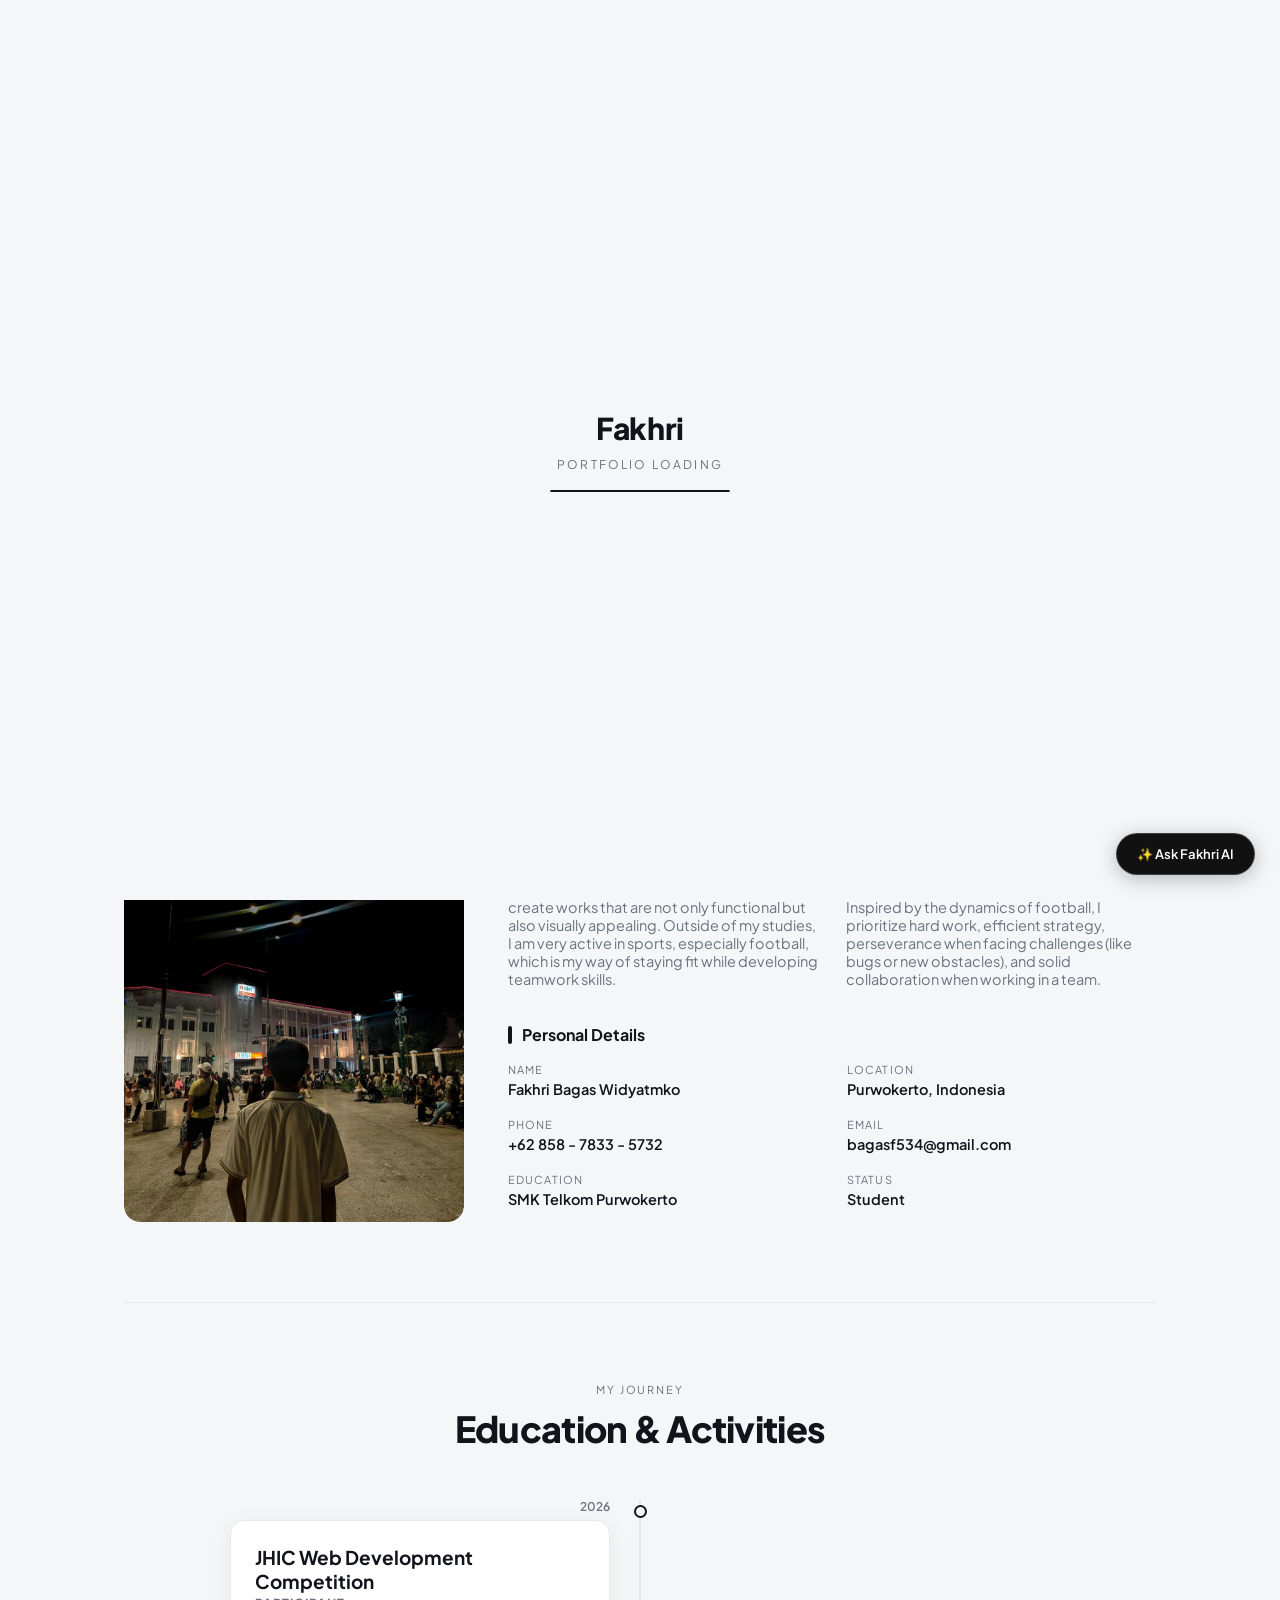
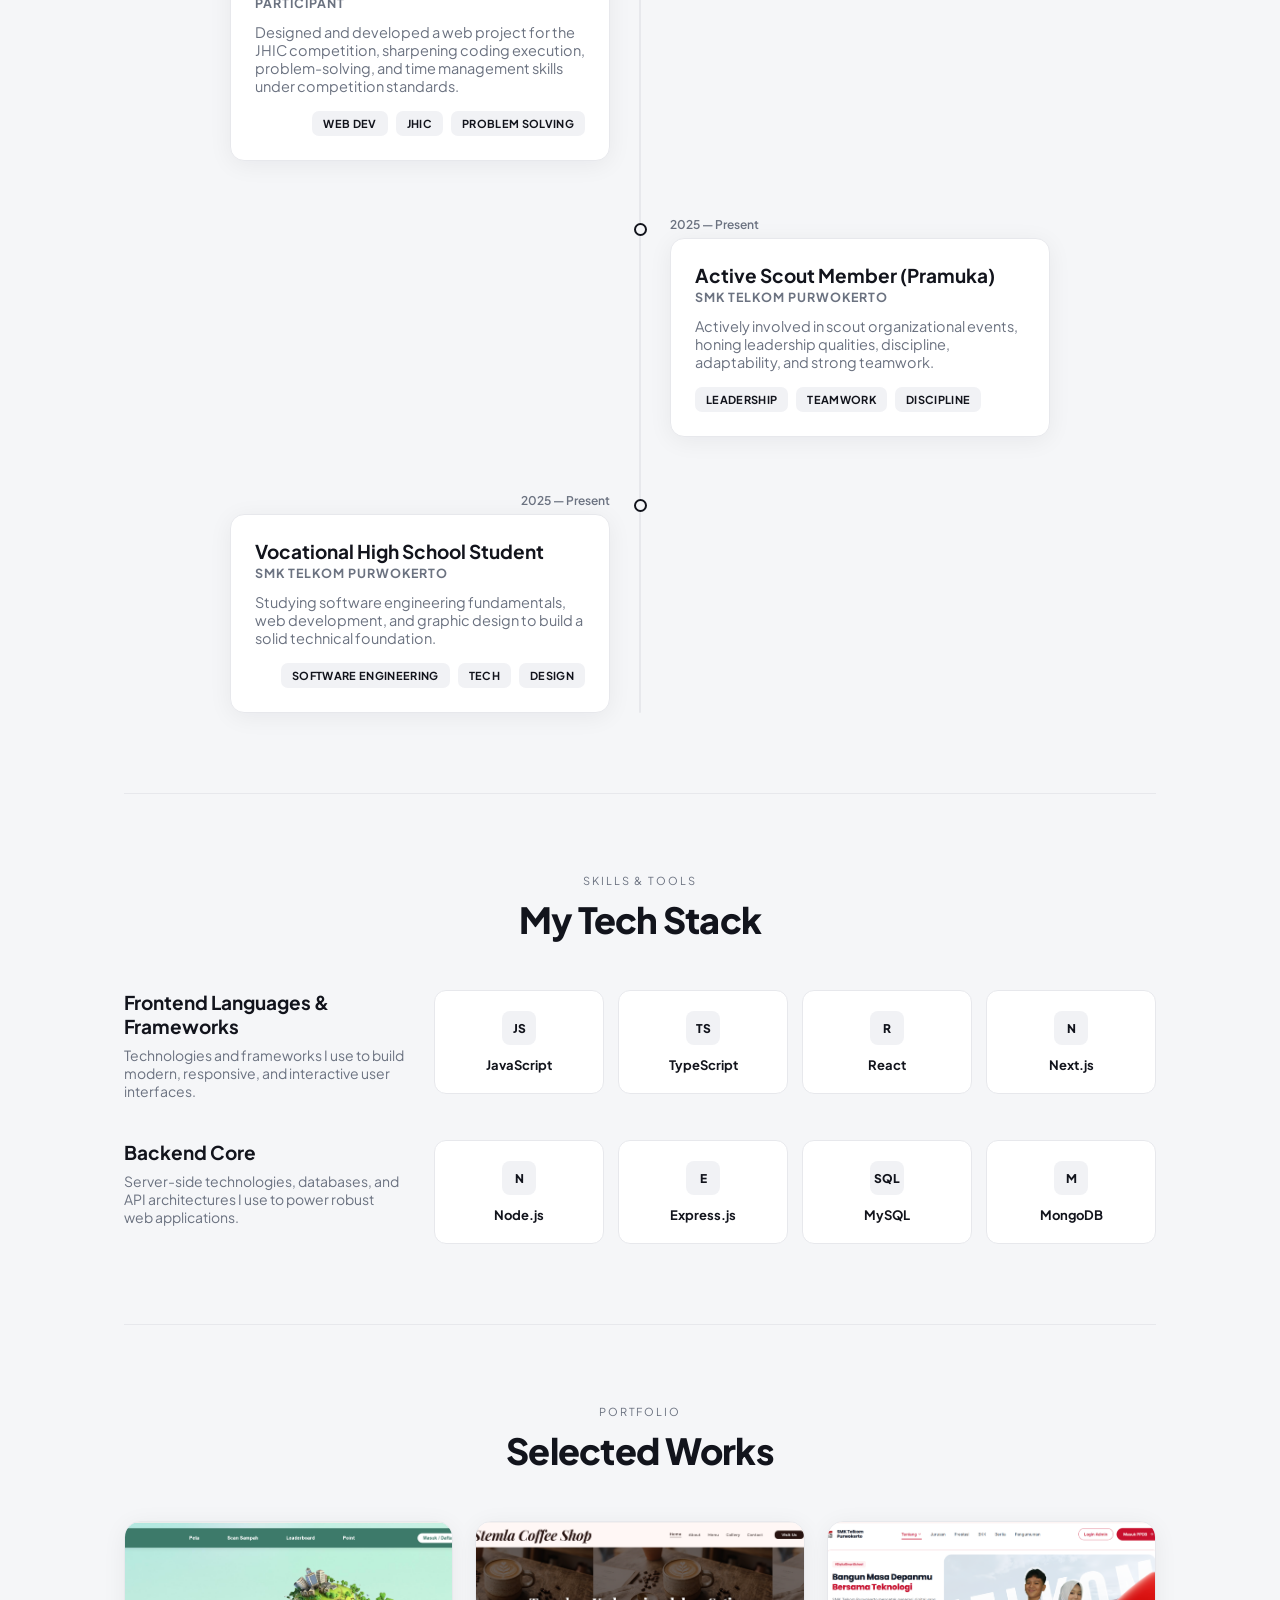
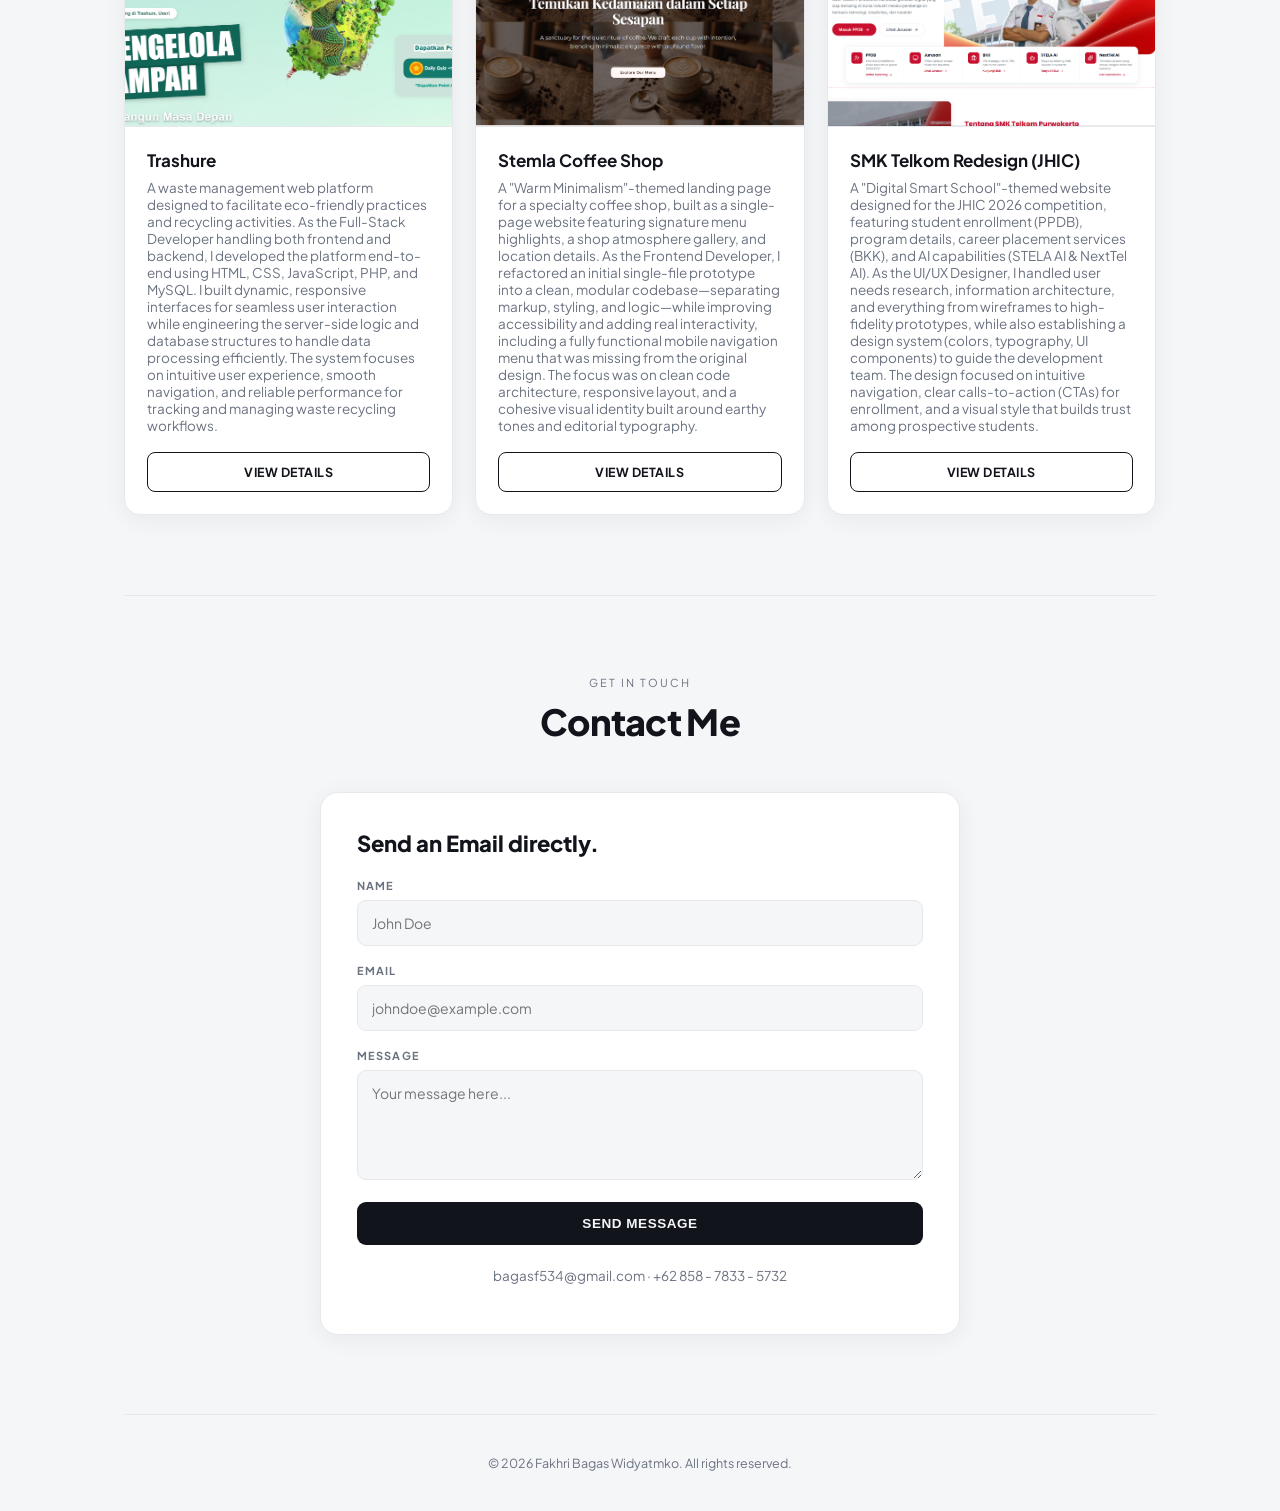
<file: index.html>
<!DOCTYPE html>
<html lang="en">
<head>
<meta charset="UTF-8">
<meta name="viewport" content="width=device-width, initial-scale=1.0">
<title>Fakhri — Portfolio</title>
<link rel="preconnect" href="https://fonts.googleapis.com">
<link href="https://fonts.googleapis.com/css2?family=Plus+Jakarta+Sans:wght@400;500;600;700;800&display=swap" rel="stylesheet">
<link rel="stylesheet" href="style.css">
</head>
<body>

<div id="loader">
  <div class="name">Fakhri</div>
  <div class="caption">PORTFOLIO LOADING</div>
  <div class="bar"><span></span></div>
</div>

<div class="navbar-outer">
  <nav>
    <span class="logo">PORTFOLIO.</span>
    <div class="navlinks">
      <a href="#home" class="active">Home</a>
      <a href="#about">About</a>
      <a href="#experience">Experience</a>
      <a href="#projects">Projects</a>
      <a href="#contact">Contacts</a>
    </div>
    <button class="theme-toggle" onclick="toggleTheme()" aria-label="Toggle light/dark mode">
      <svg class="moon" viewBox="0 0 24 24" fill="none" stroke="currentColor" stroke-width="1.8"><path d="M21 12.8A9 9 0 1 1 11.2 3 7.2 7.2 0 0 0 21 12.8Z"/></svg>
      <svg class="sun" viewBox="0 0 24 24" fill="none" stroke="currentColor" stroke-width="1.8"><circle cx="12" cy="12" r="4.2"/><path d="M12 2.5v2.2M12 19.3v2.2M4.9 4.9l1.6 1.6M17.5 17.5l1.6 1.6M2.5 12h2.2M19.3 12h2.2M4.9 19.1l1.6-1.6M17.5 6.5l1.6-1.6"/></svg>
    </button>
  </nav>
</div>

<div class="wrap">

  <!-- ===== HERO ===== -->
  <section id="home" class="hero">
    <div>
      <h1>Hi, I'm Fakhri</h1>
      <p class="role"><span id="typedRole"></span><span class="cursor">|</span></p>
      <p class="bio">
        A passionate student exploring web technology and graphic design, dedicated to building clean digital solutions and continuous learning.
      </p>
      <div class="cta-row">
        <a class="btn solid" href="#projects">View Works →</a>
        <a class="btn outline" href="#contact">Contact Me</a>
      </div>
      <p class="connect-label">CONNECT</p>
      <div class="socials">
        <!-- LINK INSTAGRAM -->
        <a href="https://www.instagram.com/fbgs18_?stkn=YmcwOGV4OHg1bXRt" target="_blank" aria-label="Instagram"><svg viewBox="0 0 24 24" fill="none" stroke="currentColor" stroke-width="1.7"><rect x="3" y="3" width="18" height="18" rx="5"/><circle cx="12" cy="12" r="4"/><circle cx="17.3" cy="6.7" r="1"/></svg></a>
        <!-- LINK GITHUB -->
        <a href="https://github.com/fakhriwidyat?tab=repositories" target="_blank" aria-label="GitHub"><svg viewBox="0 0 24 24" fill="currentColor"><path d="M12 .5C5.65.5.5 5.66.5 12.02c0 5.09 3.29 9.4 7.86 10.93.58.11.79-.25.79-.56 0-.28-.01-1.02-.02-2-3.2.7-3.88-1.54-3.88-1.54-.52-1.34-1.28-1.7-1.28-1.7-1.05-.72.08-.7.08-.7 1.16.08 1.77 1.2 1.77 1.2 1.03 1.77 2.7 1.26 3.36.96.1-.75.4-1.26.73-1.55-2.55-.29-5.24-1.28-5.24-5.7 0-1.26.45-2.29 1.19-3.1-.12-.29-.52-1.46.11-3.05 0 0 .97-.31 3.18 1.18a11 11 0 0 1 5.79 0c2.2-1.49 3.17-1.18 3.17-1.18.64 1.59.24 2.76.12 3.05.74.81 1.18 1.84 1.18 3.1 0 4.43-2.69 5.4-5.25 5.69.41.36.78 1.08.78 2.17 0 1.57-.01 2.83-.01 3.22 0 .31.21.68.8.56A10.52 10.52 0 0 0 23.5 12c0-6.35-5.15-11.5-11.5-11.5Z"/></svg></a>
        <!-- LINK LINKEDIN -->
        <a href="https://www.linkedin.com/in/fakhri-bagas-18b0373b7?utm_source=share_via&utm_content=profile&utm_medium=member_android" target="_blank" aria-label="LinkedIn"><svg viewBox="0 0 24 24" fill="currentColor"><path d="M20.45 20.45h-3.55v-5.57c0-1.33-.02-3.04-1.85-3.04-1.86 0-2.14 1.45-2.14 2.94v5.67H9.36V9h3.41v1.56h.05c.47-.9 1.63-1.85 3.36-1.85 3.6 0 4.27 2.37 4.27 5.45v6.29ZM5.34 7.43a2.06 2.06 0 1 1 0-4.12 2.06 2.06 0 0 1 0 4.12ZM7.12 20.45H3.56V9h3.56v11.45Z"/></svg></a>
      </div>
    </div>

    <!-- FOTO HERO -->
    <div class="hero-photo">
      <div class="photo-circle" style="border: none; overflow: hidden; padding: 0;">
        <img src="ft/profil.jpeg" alt="Fakhri" style="width: 100%; height: 100%; object-fit: cover; border-radius: 50%;">
      </div>
      <div class="badge badge-1"><span class="ic"><svg viewBox="0 0 24 24" fill="none" stroke="currentColor" stroke-width="2"><circle cx="12" cy="12" r="9"/><path d="M12 7v5l3 3"/></svg></span>Active Student</div>
      <div class="badge badge-2"><span class="ic"><svg viewBox="0 0 24 24" fill="none" stroke="currentColor" stroke-width="2"><path d="M8 5l-5 7 5 7M16 5l5 7-5 7"/></svg></span>Tech &amp; Design</div>
      <div class="badge badge-3"><span class="ic"><svg viewBox="0 0 24 24" fill="none" stroke="currentColor" stroke-width="2"><rect x="3" y="4" width="18" height="13" rx="2"/><path d="M8 21h8M12 17v4"/></svg></span>Team Player</div>
    </div>
  </section>

  <!-- ===== ABOUT ===== -->
  <section id="about" class="block">
    <div class="sec-head reveal">
      <p class="eyebrow">PROFILE</p>
      <h2 class="sec-title">About Me</h2>
    </div>
    <div class="about-grid reveal">
      
      <!-- FOTO ABOUT -->
      <div class="about-photo" style="border: none; overflow: hidden; padding: 0;">
        <img src="ft/about.jpeg" alt="Fakhri" style="width: 100%; height: 100%; object-fit: cover; border-radius: 16px;">
      </div>

      <div>
        <div class="about-cols">
          <div>
            <h3>Who Am I</h3>
            <p>I am a student with a strong passion for technology and digital development. I love exploring new things and combining technical logic with my hobby in graphic design to create works that are not only functional but also visually appealing. Outside of my studies, I am very active in sports, especially football, which is my way of staying fit while developing teamwork skills.</p>
          </div>
          <div>
            <h3>My Approach</h3>
            <p>As an active learner, I bring curiosity and discipline to every task or project I undertake. I always strive to balance technical understanding with design aesthetics. Inspired by the dynamics of football, I prioritize hard work, efficient strategy, perseverance when facing challenges (like bugs or new obstacles), and solid collaboration when working in a team.</p>
          </div>
        </div>
        <p class="pd-title">Personal Details</p>
        <div class="pd-grid">
          <div><p class="lbl">NAME</p><p class="val">Fakhri Bagas Widyatmko</p></div>
          <div><p class="lbl">LOCATION</p><p class="val">Purwokerto, Indonesia</p></div>
          <div><p class="lbl">PHONE</p><p class="val">+62 858 - 7833 - 5732</p></div>
          <div><p class="lbl">EMAIL</p><p class="val">bagasf534@gmail.com</p></div>
          <div><p class="lbl">EDUCATION</p><p class="val">SMK Telkom Purwokerto</p></div>
          <div><p class="lbl">STATUS</p><p class="val">Student</p></div>
        </div>
      </div>
    </div>
  </section>

  <!-- ===== EXPERIENCE / MY JOURNEY ===== -->
  <section id="experience" class="block">
    <div class="sec-head reveal">
      <p class="eyebrow">MY JOURNEY</p>
      <h2 class="sec-title">Education &amp; Activities</h2>
    </div>
    <div class="timeline reveal" id="timeline">
      <div class="timeline-track"><span id="timelineFill"></span></div>

      <!-- ITEM 1: LOMBA JHIC -->
      <div class="t-item">
        <div class="t-card-wrap">
          <p class="t-year">2026</p>
          <div class="t-card">
            <p class="t-role">JHIC Web Development Competition</p>
            <p class="t-company">PARTICIPANT</p>
            <p class="t-desc">Designed and developed a web project for the JHIC competition, sharpening coding execution, problem-solving, and time management skills under competition standards.</p>
            <div class="t-tags"><span>WEB DEV</span><span>JHIC</span><span>PROBLEM SOLVING</span></div>
          </div>
        </div>
        <span class="t-dot"></span>
        <div></div>
      </div>

      <!-- ITEM 2: ORGANISASI PRAMUKA -->
      <div class="t-item right">
        <div></div>
        <span class="t-dot"></span>
        <div class="t-card-wrap">
          <p class="t-year">2025 — Present</p>
          <div class="t-card">
            <p class="t-role">Active Scout Member (Pramuka)</p>
            <p class="t-company">SMK TELKOM PURWOKERTO</p>
            <p class="t-desc">Actively involved in scout organizational events, honing leadership qualities, discipline, adaptability, and strong teamwork.</p>
            <div class="t-tags"><span>LEADERSHIP</span><span>TEAMWORK</span><span>DISCIPLINE</span></div>
          </div>
        </div>
      </div>

      <!-- ITEM 3: PENDIDIKAN -->
      <div class="t-item">
        <div class="t-card-wrap">
          <p class="t-year">2025 — Present</p>
          <div class="t-card">
            <p class="t-role">Vocational High School Student</p>
            <p class="t-company">SMK TELKOM PURWOKERTO</p>
            <p class="t-desc">Studying software engineering fundamentals, web development, and graphic design to build a solid technical foundation.</p>
            <div class="t-tags"><span>SOFTWARE ENGINEERING</span><span>TECH</span><span>DESIGN</span></div>
          </div>
        </div>
        <span class="t-dot"></span>
        <div></div>
      </div>
    </div>
  </section>

  <!-- ===== SKILLS ===== -->
  <section id="skills" class="block">
    <div class="sec-head reveal">
      <p class="eyebrow">SKILLS &amp; TOOLS</p>
      <h2 class="sec-title">My Tech Stack</h2>
    </div>

    <div class="skill-block reveal">
      <div class="skill-block-head">
        <div>
          <h3>Frontend Languages &amp; Frameworks</h3>
          <p>Technologies and frameworks I use to build modern, responsive, and interactive user interfaces.</p>
        </div>
        <div class="skill-grid">
          <div class="skill-card"><div class="skill-dot">JS</div><div class="name">JavaScript</div></div>
          <div class="skill-card"><div class="skill-dot">TS</div><div class="name">TypeScript</div></div>
          <div class="skill-card"><div class="skill-dot">R</div><div class="name">React</div></div>
          <div class="skill-card"><div class="skill-dot">N</div><div class="name">Next.js</div></div>
        </div>
      </div>
    </div>

    <div class="skill-block reveal">
      <div class="skill-block-head">
        <div>
          <h3>Backend Core</h3>
          <p>Server-side technologies, databases, and API architectures I use to power robust web applications.</p>
        </div>
        <div class="skill-grid">
          <div class="skill-card"><div class="skill-dot">N</div><div class="name">Node.js</div></div>
          <div class="skill-card"><div class="skill-dot">E</div><div class="name">Express.js</div></div>
          <div class="skill-card"><div class="skill-dot">SQL</div><div class="name">MySQL</div></div>
          <div class="skill-card"><div class="skill-dot">M</div><div class="name">MongoDB</div></div>
        </div>
      </div>
    </div>
  </section>

  <!-- ===== PROJECTS ===== -->
  <section id="projects" class="block">
    <div class="sec-head reveal">
      <p class="eyebrow">PORTFOLIO</p>
      <h2 class="sec-title">Selected Works</h2>
    </div>
    <div class="proj-grid reveal">
      
      <!-- PROYEK 1: TRASHURE -->
      <div class="proj-card">
        <div class="proj-thumb">
          <img src="ft/trshure.jpeg" alt="Trashure Website" style="width: 100%; height: 100%; object-fit: cover; border-radius: inherit;">
        </div>
        <div class="proj-body">
          <p class="proj-title">Trashure</p>
          <p class="proj-desc">A waste management web platform designed to facilitate eco-friendly practices and recycling activities. As the Full-Stack Developer handling both frontend and backend, I developed the platform end-to-end using HTML, CSS, JavaScript, PHP, and MySQL. I built dynamic, responsive interfaces for seamless user interaction while engineering the server-side logic and database structures to handle data processing efficiently. The system focuses on intuitive user experience, smooth navigation, and reliable performance for tracking and managing waste recycling workflows.</p>
          <a class="proj-btn" href="project-trashure.html">VIEW DETAILS</a>
        </div>
      </div>

      <!-- PROYEK 2: WEB COFFEE -->
      <div class="proj-card">
        <div class="proj-thumb">
          <img src="ft/stemla.jpeg" alt="Stemla Coffee Shop" style="width: 100%; height: 100%; object-fit: cover; border-radius: inherit;">
        </div>
        <div class="proj-body">
          <p class="proj-title">Stemla Coffee Shop</p>
          <p class="proj-desc">A "Warm Minimalism"-themed landing page for a specialty coffee shop, built as a single-page website featuring signature menu highlights, a shop atmosphere gallery, and location details. As the Frontend Developer, I refactored an initial single-file prototype into a clean, modular codebase—separating markup, styling, and logic—while improving accessibility and adding real interactivity, including a fully functional mobile navigation menu that was missing from the original design. The focus was on clean code architecture, responsive layout, and a cohesive visual identity built around earthy tones and editorial typography.</p>
          <a class="proj-btn" href="project-coffee.html">VIEW DETAILS</a>
        </div>
      </div>

      <!-- PROYEK 3: SMK TELKOM (JHIC) -->
      <div class="proj-card">
        <div class="proj-thumb">
          <img src="ft/smk.jpeg" alt="SMK Telkom Purwokerto Redesign" style="width: 100%; height: 100%; object-fit: cover; border-radius: inherit;">
        </div>
        <div class="proj-body">
          <p class="proj-title">SMK Telkom Redesign (JHIC)</p>
          <p class="proj-desc">A "Digital Smart School"-themed website designed for the JHIC 2026 competition, featuring student enrollment (PPDB), program details, career placement services (BKK), and AI capabilities (STELA AI & NextTel AI). As the UI/UX Designer, I handled user needs research, information architecture, and everything from wireframes to high-fidelity prototypes, while also establishing a design system (colors, typography, UI components) to guide the development team. The design focused on intuitive navigation, clear calls-to-action (CTAs) for enrollment, and a visual style that builds trust among prospective students.</p>
          <a class="proj-btn" href="project-smktelkom.html">VIEW DETAILS</a>
        </div>
      </div>

    </div>
  </section>

  <!-- ===== CONTACT ===== -->
  <section id="contact" class="block">
    <div class="sec-head reveal">
      <p class="eyebrow">GET IN TOUCH</p>
      <h2 class="sec-title">Contact Me</h2>
    </div>
    <div class="contact-box reveal">
      <h3>Send an Email directly.</h3>
      
      <!-- FORM KONTAK FORMSPREE -->
      <form id="contactForm" action="https://formspree.io/f/moeqoeab" method="POST">
        <div class="field"><label>NAME</label><input type="text" name="name" placeholder="John Doe" required></div>
        <div class="field"><label>EMAIL</label><input type="email" name="email" placeholder="johndoe@example.com" required></div>
        <div class="field"><label>MESSAGE</label><textarea name="message" placeholder="Your message here..." required></textarea></div>
        <button class="send-btn" type="submit" id="submitBtn">SEND MESSAGE</button>
      </form>

      <p class="alt-contact">bagasf534@gmail.com · +62 858 - 7833 - 5732</p>
    </div>
  </section>

  <footer>© 2026 Fakhri Bagas Widyatmko. All rights reserved.</footer>
</div>

<!-- ===== FLOATING CHATBOT WIDGET ===== -->
<div id="ai-chat-widget" style="position: fixed; bottom: 25px; right: 25px; z-index: 9999;">
  <!-- Tombol Melayang -->
  <button id="chat-toggle-btn" style="background-color: #111; color: #fff; border: 1px solid rgba(255,255,255,0.2); border-radius: 50px; padding: 12px 20px; font-family: 'Plus Jakarta Sans', sans-serif; font-size: 13px; font-weight: 600; cursor: pointer; box-shadow: 0 4px 20px rgba(0,0,0,0.25); display: flex; align-items: center; gap: 8px; transition: transform 0.2s ease;">
    <span>✨ Ask Fakhri AI</span>
  </button>

  <!-- Jendela Pop-up Chat -->
  <div id="chat-box" style="display: none; position: absolute; bottom: 65px; right: 0; width: 330px; height: 420px; background: #ffffff; border-radius: 16px; box-shadow: 0 10px 30px rgba(0,0,0,0.2); border: 1px solid #e5e7eb; flex-direction: column; overflow: hidden; font-family: 'Plus Jakarta Sans', sans-serif;">
    <div style="background: #111; color: #fff; padding: 14px 16px; font-weight: 600; font-size: 14px; display: flex; justify-content: space-between; align-items: center;">
      <div style="display: flex; align-items: center; gap: 8px;">
        <span style="width: 8px; height: 8px; background: #10b981; border-radius: 50%;"></span>
        <span>Fakhri Assistant</span>
      </div>
      <span id="close-chat" style="cursor: pointer; font-size: 18px; line-height: 1;">&times;</span>
    </div>
    <div id="chat-messages" style="flex: 1; padding: 14px; overflow-y: auto; font-size: 13px; color: #111; display: flex; flex-direction: column; gap: 8px;">
      <div style="background: #f3f4f6; padding: 10px 14px; border-radius: 12px; border-bottom-left-radius: 2px; max-width: 85%; line-height: 1.4;">
        Halo! Saya asisten virtual Fakhri. Ada yang ingin kamu tanyakan tentang skill, proyek, atau pengalaman Fakhri?
      </div>
    </div>
    <div style="padding: 10px 12px; border-top: 1px solid #f3f4f6; display: flex; gap: 6px; background: #fff;">
      <input type="text" id="chat-input" placeholder="Tanyakan sesuatu..." style="flex: 1; border: 1px solid #e5e7eb; border-radius: 8px; padding: 8px 12px; font-size: 12px; outline: none; font-family: inherit;">
      <button id="send-btn" style="background: #111; color: #fff; border: none; padding: 8px 14px; border-radius: 8px; cursor: pointer; font-size: 12px; font-weight: 600; font-family: inherit;">Send</button>
    </div>
  </div>
</div>

<script src="js/theme.js"></script>
<script src="js/loader.js"></script>
<script src="js/typewriter.js"></script>
<script src="js/scroll-effects.js"></script>
<script src="js/contact.js"></script>
<!-- SKRIP CHATBOT -->
<script src="js/chatbot.js"></script>

</body>
</html>

<!-- update -->
</file>
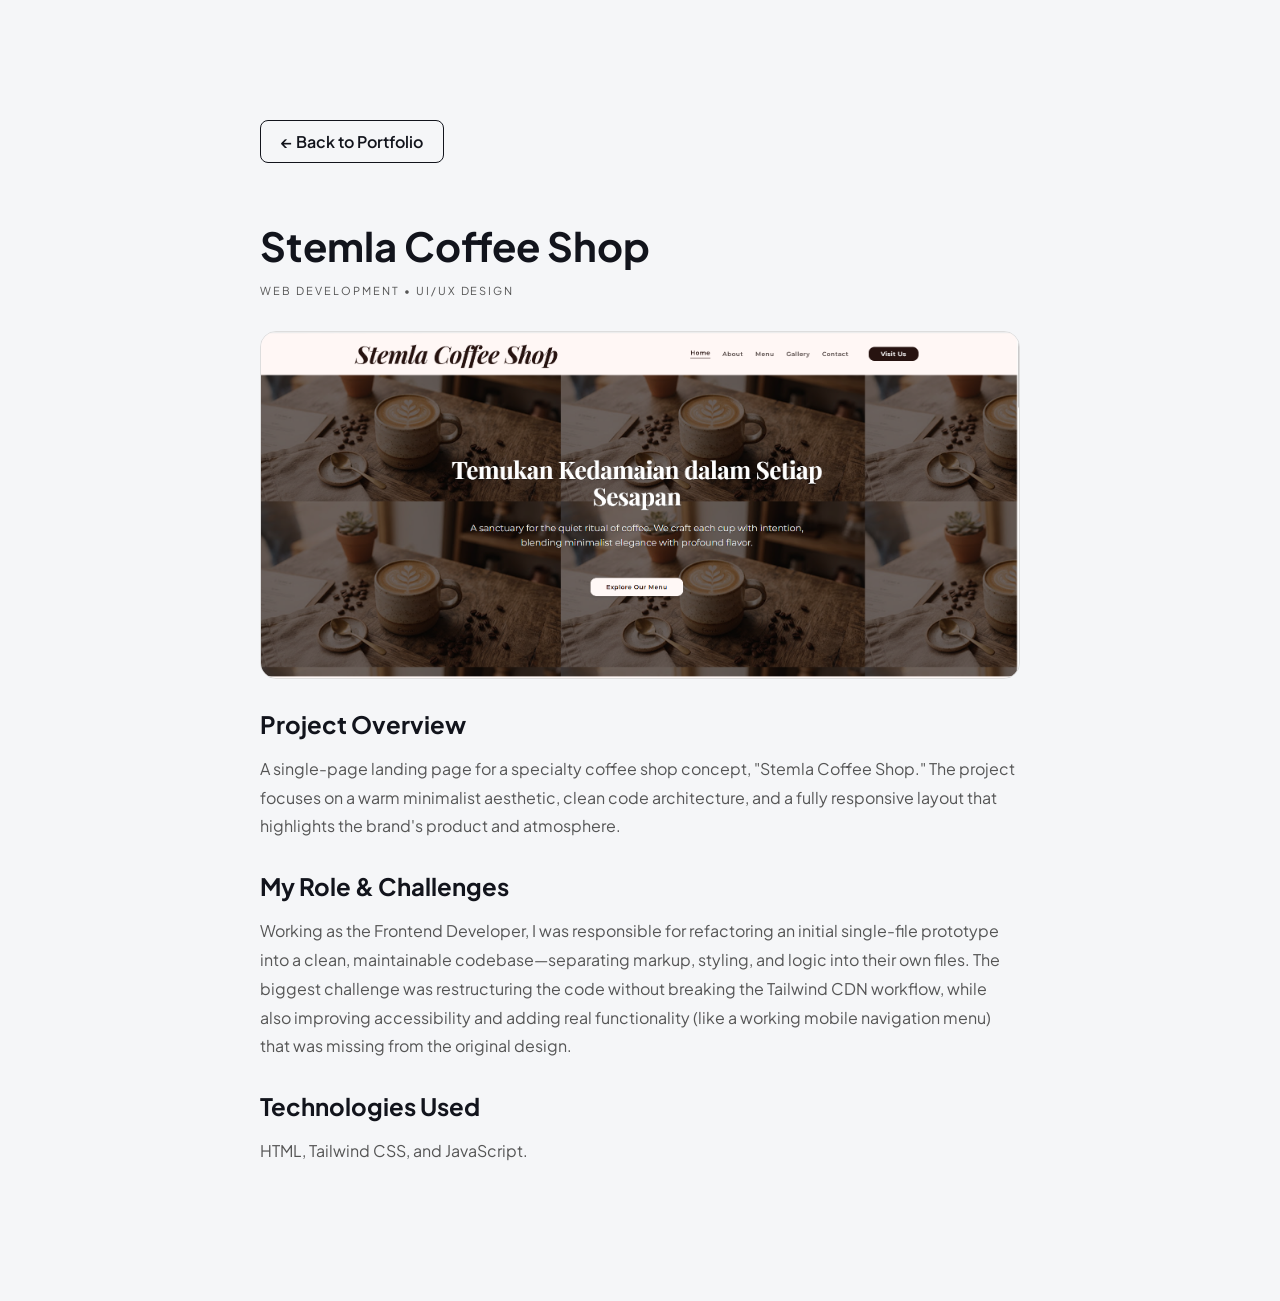
<file: project-coffee.html>
<!DOCTYPE html>
<html lang="en">
<head>
<meta charset="UTF-8">
<meta name="viewport" content="width=device-width, initial-scale=1.0">
<title>Stemla Coffee - Project Detail</title>
<link href="https://fonts.googleapis.com/css2?family=Plus+Jakarta+Sans:wght@400;500;600;700;800&display=swap" rel="stylesheet">
<link rel="stylesheet" href="style.css">
<style>
  .detail-wrap { max-width: 800px; margin: 100px auto; padding: 20px; }
  .back-btn { display: inline-block; margin-bottom: 30px; text-decoration: none; color: inherit; font-weight: 600; border: 1px solid currentColor; padding: 10px 20px; border-radius: 8px; }
  .detail-img { width: 100%; border-radius: 16px; margin: 30px 0; border: 1px solid #ddd; }
  .detail-content h1 { font-size: 2.5rem; margin-bottom: 10px; }
  .detail-content h3 { margin-top: 30px; margin-bottom: 10px; font-size: 1.5rem; }
  .detail-content p { line-height: 1.8; margin-bottom: 15px; color: #555; }
</style>
</head>
<body>

<div class="detail-wrap">
  <a href="index.html" class="back-btn">← Back to Portfolio</a>
  
  <div class="detail-content">
    <h1>Stemla Coffee Shop</h1>
    <p class="eyebrow">WEB DEVELOPMENT • UI/UX DESIGN</p>
    
    <img src="ft/stemla.jpeg" alt="Stemla Coffee Shop" class="detail-img">
    
    <h3>Project Overview</h3>
    <p>A single-page landing page for a specialty coffee shop concept, "Stemla Coffee Shop." The project focuses on a warm minimalist aesthetic, clean code architecture, and a fully responsive layout that highlights the brand's product and atmosphere.</p>
    
    <h3>My Role & Challenges</h3>
    <p>Working as the Frontend Developer, I was responsible for refactoring an initial single-file prototype into a clean, maintainable codebase—separating markup, styling, and logic into their own files. The biggest challenge was restructuring the code without breaking the Tailwind CDN workflow, while also improving accessibility and adding real functionality (like a working mobile navigation menu) that was missing from the original design.</p>
    
    <h3>Technologies Used</h3>
    <p>HTML, Tailwind CSS, and JavaScript.</p>
  </div>
</div>

<script src="js/theme.js"></script>
</body>
</html>
</file>
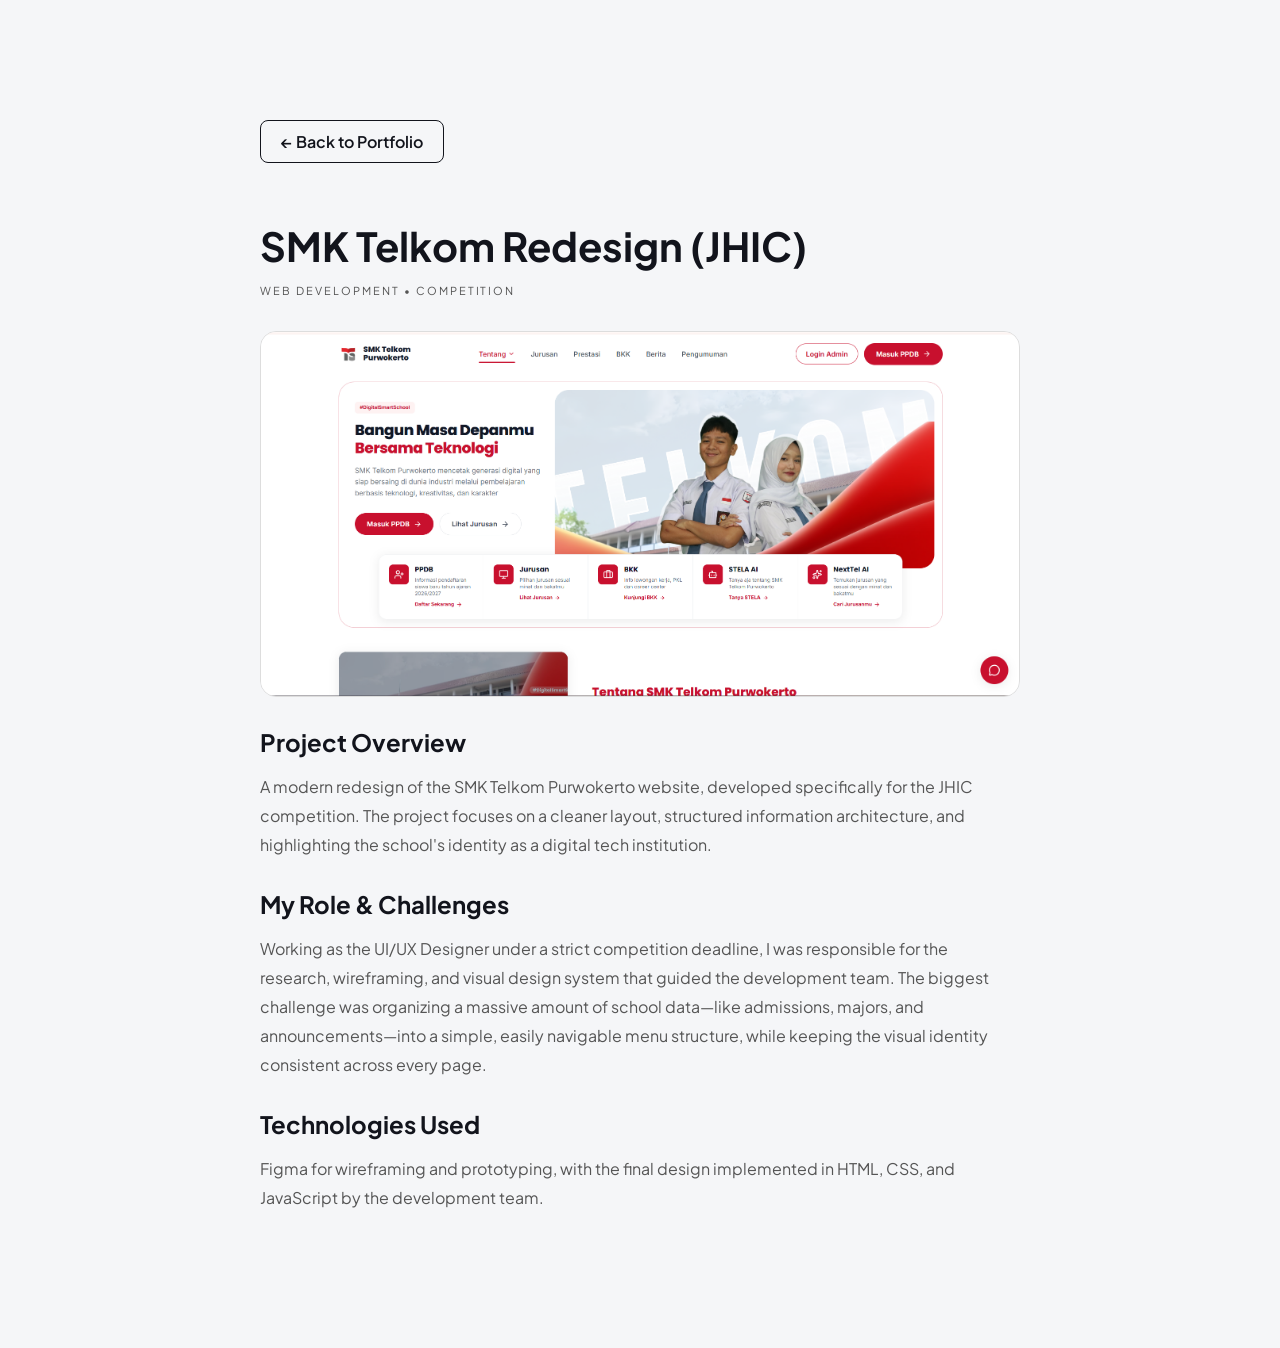
<file: project-smktelkom.html>
<!DOCTYPE html>
<html lang="en">
<head>
<meta charset="UTF-8">
<meta name="viewport" content="width=device-width, initial-scale=1.0">
<title>SMK Telkom Redesign - Project Detail</title>
<link href="https://fonts.googleapis.com/css2?family=Plus+Jakarta+Sans:wght@400;500;600;700;800&display=swap" rel="stylesheet">
<link rel="stylesheet" href="style.css">
<style>
  .detail-wrap { max-width: 800px; margin: 100px auto; padding: 20px; }
  .back-btn { display: inline-block; margin-bottom: 30px; text-decoration: none; color: inherit; font-weight: 600; border: 1px solid currentColor; padding: 10px 20px; border-radius: 8px; }
  .detail-img { width: 100%; border-radius: 16px; margin: 30px 0; border: 1px solid #ddd; }
  .detail-content h1 { font-size: 2.5rem; margin-bottom: 10px; }
  .detail-content h3 { margin-top: 30px; margin-bottom: 10px; font-size: 1.5rem; }
  .detail-content p { line-height: 1.8; margin-bottom: 15px; color: #555; }
</style>
</head>
<body>

<div class="detail-wrap">
  <a href="index.html" class="back-btn">← Back to Portfolio</a>
  
  <div class="detail-content">
    <h1>SMK Telkom Redesign (JHIC)</h1>
    <p class="eyebrow">WEB DEVELOPMENT • COMPETITION</p>
    
    <img src="ft/smk.jpeg" alt="SMK Telkom Redesign" class="detail-img">
    
    <h3>Project Overview</h3>
    <p>A modern redesign of the SMK Telkom Purwokerto website, developed specifically for the JHIC competition. The project focuses on a cleaner layout, structured information architecture, and highlighting the school's identity as a digital tech institution.</p>
    
    <h3>My Role & Challenges</h3>
    <p>Working as the UI/UX Designer under a strict competition deadline, I was responsible for the research, wireframing, and visual design system that guided the development team. The biggest challenge was organizing a massive amount of school data—like admissions, majors, and announcements—into a simple, easily navigable menu structure, while keeping the visual identity consistent across every page.</p>
    
    <h3>Technologies Used</h3>
    <p>Figma for wireframing and prototyping, with the final design implemented in HTML, CSS, and JavaScript by the development team.</p>
  </div>
</div>

<script src="js/theme.js"></script>
</body>
</html>
</file>
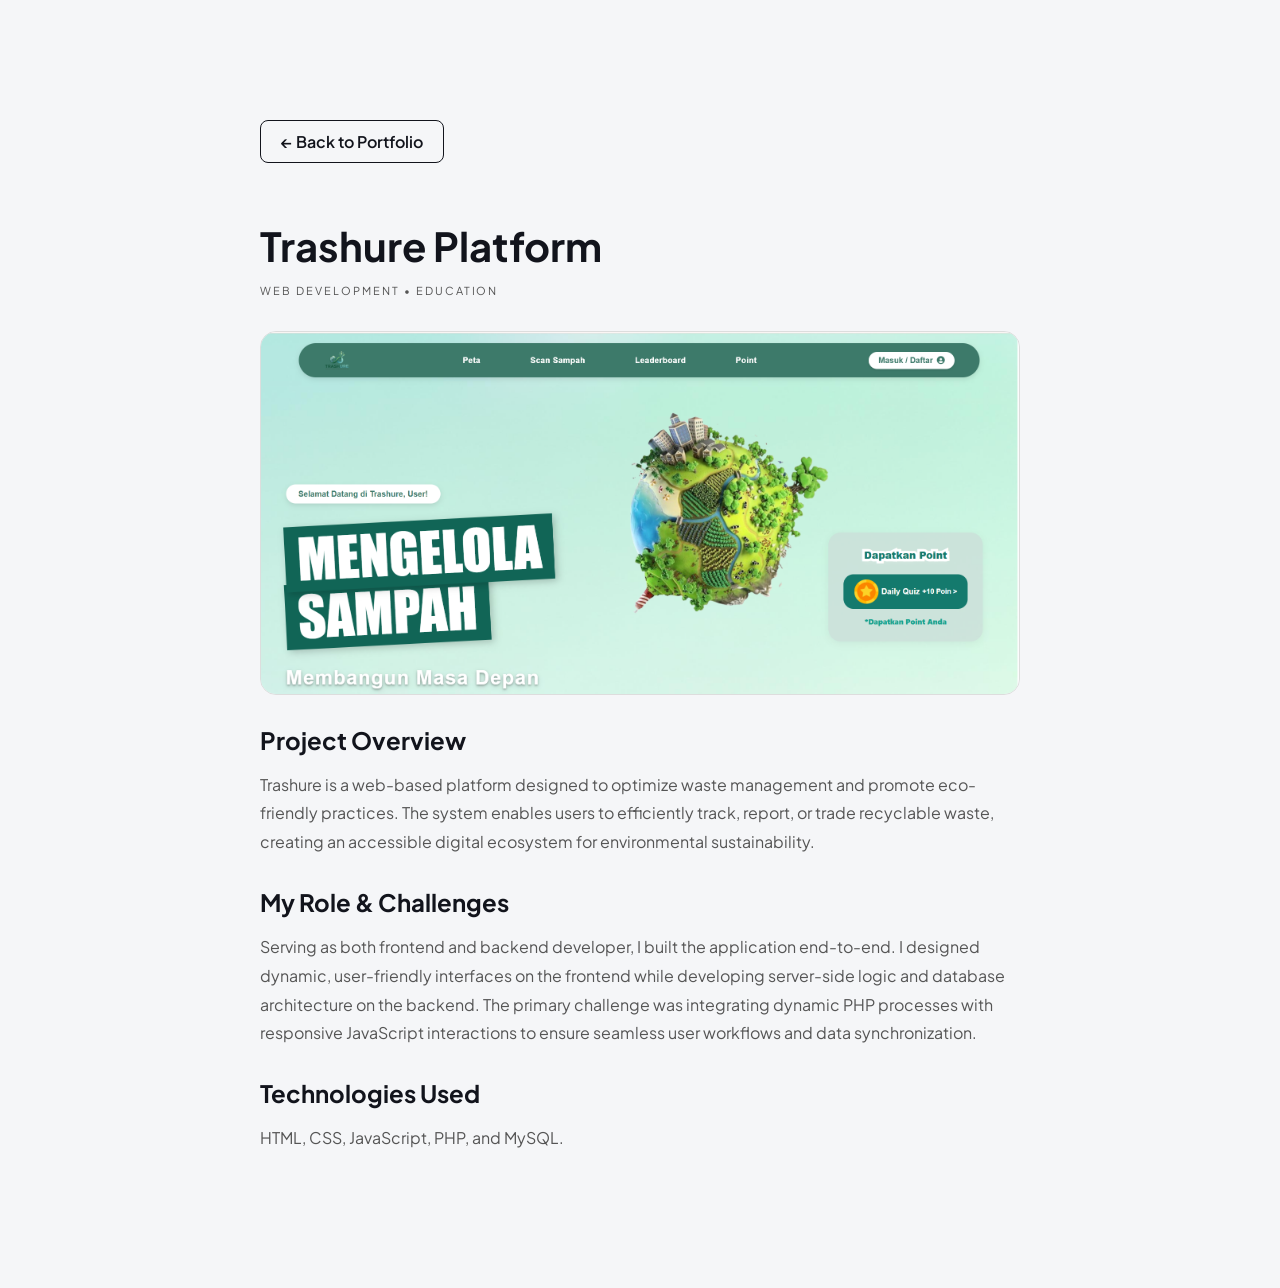
<file: project-trashure.html>
<!DOCTYPE html>
<html lang="en">
<head>
<meta charset="UTF-8">
<meta name="viewport" content="width=device-width, initial-scale=1.0">
<title>Trashure - Project Detail</title>
<link href="https://fonts.googleapis.com/css2?family=Plus+Jakarta+Sans:wght@400;500;600;700;800&display=swap" rel="stylesheet">
<link rel="stylesheet" href="style.css">
<!-- Tambahan CSS agar tampilannya rapi -->
<style>
  .detail-wrap { max-width: 800px; margin: 100px auto; padding: 20px; }
  .back-btn { display: inline-block; margin-bottom: 30px; text-decoration: none; color: inherit; font-weight: 600; border: 1px solid currentColor; padding: 10px 20px; border-radius: 8px; }
  .detail-img { width: 100%; border-radius: 16px; margin: 30px 0; border: 1px solid #ddd; }
  .detail-content h1 { font-size: 2.5rem; margin-bottom: 10px; }
  .detail-content h3 { margin-top: 30px; margin-bottom: 10px; font-size: 1.5rem; }
  .detail-content p { line-height: 1.8; margin-bottom: 15px; color: #555; }
</style>
</head>
<body>

<div class="detail-wrap">
  <a href="index.html" class="back-btn">← Back to Portfolio</a>
  
  <div class="detail-content">
    <h1>Trashure Platform</h1>
    <p class="eyebrow">WEB DEVELOPMENT • EDUCATION</p>
    
    <img src="ft/trshure.jpeg" alt="Trashure Website" class="detail-img">
    
    <h3>Project Overview</h3>
    <p>Trashure is a web-based platform designed to optimize waste management and promote eco-friendly practices. The system enables users to efficiently track, report, or trade recyclable waste, creating an accessible digital ecosystem for environmental sustainability.</p>
    
    <h3>My Role & Challenges</h3>
    <p>Serving as both frontend and backend developer, I built the application end-to-end. I designed dynamic, user-friendly interfaces on the frontend while developing server-side logic and database architecture on the backend. The primary challenge was integrating dynamic PHP processes with responsive JavaScript interactions to ensure seamless user workflows and data synchronization.</p>
    
    <h3>Technologies Used</h3>
    <p>HTML, CSS, JavaScript, PHP, and MySQL.</p>
  </div>
</div>

<script src="js/theme.js"></script>
</body>
</html>
</file>
<file: style.css>
:root{
  --bg:#F5F6F8;
  --surface:#FFFFFF;
  --ink:#12141C;
  --muted:#6B7280;
  --border:#E7E8EC;
  --chip:#F1F2F5;
  --shadow:0 4px 24px rgba(18,20,28,.06);
}
html[data-theme="dark"]{
  --bg:#0E1117;
  --surface:#161B24;
  --ink:#EDEEF2;
  --muted:#9AA3AF;
  --border:#262C38;
  --chip:#1E2430;
  --shadow:0 4px 24px rgba(0,0,0,.35);
}
*{box-sizing:border-box;}
html{scroll-behavior:smooth;}
body{
  margin:0;
  background:var(--bg);
  color:var(--ink);
  font-family:'Plus Jakarta Sans',system-ui,sans-serif;
  transition:background .25s ease, color .25s ease;
  -webkit-font-smoothing:antialiased;
}
.wrap{max-width:1080px;margin:0 auto;padding:0 24px;}
a{color:inherit;text-decoration:none;}
img{max-width:100%;display:block;}
section{scroll-margin-top:110px;}

/* ===== Loading screen ===== */
#loader{
  position:fixed;inset:0;z-index:999;
  background:var(--bg);
  display:flex;flex-direction:column;align-items:center;justify-content:center;
  transition:opacity .9s cubic-bezier(.22,1,.36,1), visibility .9s cubic-bezier(.22,1,.36,1), filter .9s cubic-bezier(.22,1,.36,1);
}
#loader.hide{opacity:0;visibility:hidden;filter:blur(6px);}
#loader .name, #loader .caption{
  opacity:0;transform:translateY(22px);filter:blur(6px);
  animation:riseIn 1.1s cubic-bezier(.16,1,.3,1) forwards;
}
#loader .name{font-size:30px;font-weight:800;letter-spacing:-.01em;animation-delay:.15s;}
#loader .caption{font-size:12px;letter-spacing:.18em;color:var(--muted);margin:10px 0 18px;animation-delay:.4s;}
#loader .bar{width:180px;height:2px;background:var(--border);position:relative;overflow:hidden;border-radius:2px;opacity:0;animation:riseIn 1.1s cubic-bezier(.16,1,.3,1) forwards;animation-delay:.65s;}
#loader .bar span{
  position:absolute;left:0;top:0;bottom:0;width:0%;background:var(--ink);border-radius:2px;
  transition:width 2s cubic-bezier(.22,1,.36,1);
}
#loader .bar span.fill{width:100%;}
@keyframes riseIn{
  to{opacity:1;transform:translateY(0);filter:blur(0);}
}

/* ===== Nav ===== */
.navbar-outer{position:sticky;top:18px;z-index:100;display:flex;justify-content:center;padding:0 24px;}
nav{
  width:100%;max-width:920px;
  display:flex;align-items:center;justify-content:space-between;
  background:var(--surface);
  border:1px solid var(--border);
  border-radius:100px;
  padding:12px 22px;
  box-shadow:var(--shadow);
}
.logo{font-weight:800;font-size:16px;letter-spacing:-.01em;}
.navlinks{display:flex;gap:26px;}
.navlinks a{font-size:14px;color:var(--muted);font-weight:500;}
.navlinks a.active{color:var(--ink);font-weight:600;}
.theme-toggle{
  width:34px;height:34px;border-radius:50%;border:1px solid var(--border);
  background:var(--surface);color:var(--ink);cursor:pointer;
  display:flex;align-items:center;justify-content:center;
}
.theme-toggle svg{width:16px;height:16px;}
.theme-toggle .sun{display:none;}
html[data-theme="dark"] .theme-toggle .moon{display:none;}
html[data-theme="dark"] .theme-toggle .sun{display:block;}
@media (max-width:760px){
  .navlinks{display:none;}
}

/* ===== Hero ===== */
.hero{
  display:grid;grid-template-columns:1fr 1fr;gap:40px;align-items:center;
  padding:70px 0 90px;
}
.hero h1{font-size:50px;font-weight:800;letter-spacing:-.02em;margin:0 0 6px;line-height:1.05;}
.hero .role{font-size:22px;font-weight:600;color:var(--muted);margin:0 0 20px;min-height:30px;}
.hero .role .cursor{animation:blink 1s step-end infinite;}
@keyframes blink{50%{opacity:0;}}

/* ===== Scroll reveal ===== */
.reveal{
  opacity:0;transform:translateY(36px);filter:blur(9px);
  transition:opacity 1.1s cubic-bezier(.16,1,.3,1), transform 1.1s cubic-bezier(.16,1,.3,1), filter 1.1s cubic-bezier(.16,1,.3,1);
  will-change:opacity, transform, filter;
}
.reveal.in{opacity:1;transform:translateY(0);filter:blur(0);}
.hero p.bio{font-size:15.5px;color:var(--muted);max-width:46ch;margin:0 0 28px;}
.cta-row{display:flex;gap:12px;margin-bottom:34px;flex-wrap:wrap;}
.btn{
  display:inline-flex;align-items:center;gap:8px;
  padding:13px 22px;border-radius:10px;font-size:14px;font-weight:600;
  border:1px solid var(--ink);cursor:pointer;
}
.btn.solid{background:var(--ink);color:var(--bg);}
.btn.outline{background:transparent;color:var(--ink);}
.connect-label{font-size:11px;letter-spacing:.16em;color:var(--muted);margin:0 0 12px;}
.socials{display:flex;gap:10px;}
.socials a{
  width:38px;height:38px;border-radius:9px;border:1px solid var(--border);
  display:flex;align-items:center;justify-content:center;
}
.socials a:hover{border-color:var(--ink);}
.socials svg{width:17px;height:17px;}

.hero-photo{position:relative;display:flex;justify-content:center;}
.photo-circle{
  width:100%;max-width:380px;aspect-ratio:1/1;border-radius:50%;
  background:var(--chip);
  border:1.5px dashed var(--muted);
  display:flex;align-items:center;justify-content:center;
  font-size:12px;color:var(--muted);text-align:center;line-height:1.5;
  font-weight:600;
}
.badge{
  position:absolute;
  background:var(--surface);border:1px solid var(--border);border-radius:10px;
  padding:10px 14px;display:flex;align-items:center;gap:10px;
  box-shadow:var(--shadow);font-size:13px;font-weight:600;white-space:nowrap;
}
.badge .ic{
  width:26px;height:26px;border-radius:7px;background:var(--ink);color:var(--bg);
  display:flex;align-items:center;justify-content:center;flex:0 0 auto;
}
.badge .ic svg{width:13px;height:13px;}
.badge-1{bottom:14%;left:-6%;}
.badge-2{bottom:0%;left:8%;}
.badge-3{bottom:-6%;left:24%;}
@media (max-width:760px){
  .hero{grid-template-columns:1fr;padding-top:40px;}
  .hero h1{font-size:36px;}
  .hero-photo{margin-top:70px;}
}

/* ===== Section heading ===== */
.sec-head{text-align:center;margin-bottom:48px;}
.eyebrow{font-size:11px;letter-spacing:.18em;color:var(--muted);margin:0 0 10px;}
.sec-title{font-size:36px;font-weight:800;letter-spacing:-.02em;margin:0;}
section.block{padding:80px 0;border-top:1px solid var(--border);}

/* ===== About ===== */
.about-grid{display:grid;grid-template-columns:340px 1fr;gap:44px;}
.about-photo{
  width:100%;aspect-ratio:4/5;border-radius:16px;background:var(--chip);
  border:1.5px dashed var(--muted);display:flex;align-items:center;justify-content:center;
  font-size:12px;color:var(--muted);text-align:center;font-weight:600;
}
.about-cols{display:grid;grid-template-columns:1fr 1fr;gap:28px;margin-bottom:36px;}
.about-cols h3{font-size:15px;font-weight:700;margin:0 0 10px;}
.about-cols p{font-size:14.5px;color:var(--muted);margin:0;}
.pd-title{
  display:flex;align-items:center;gap:10px;font-size:16px;font-weight:700;margin:0 0 18px;
}
.pd-title::before{content:"";width:4px;height:18px;background:var(--ink);border-radius:2px;}
.pd-grid{display:grid;grid-template-columns:1fr 1fr;gap:20px 30px;}
.pd-grid .lbl{font-size:11px;letter-spacing:.1em;color:var(--muted);margin:0 0 4px;}
.pd-grid .val{font-size:14.5px;font-weight:600;margin:0;}
@media (max-width:760px){
  .about-grid{grid-template-columns:1fr;}
  .about-cols{grid-template-columns:1fr;}
}

/* ===== Experience (zigzag timeline) ===== */
.timeline{max-width:820px;margin:0 auto;position:relative;}
.timeline-track{
  position:absolute;left:50%;top:0;bottom:0;width:2px;transform:translateX(-50%);
  background:var(--border);border-radius:2px;overflow:hidden;
}
.timeline-track span{
  display:block;width:100%;height:0%;background:var(--ink);
}
.t-item{
  position:relative;display:grid;grid-template-columns:1fr 60px 1fr;align-items:start;
  padding-bottom:56px;
}
.t-item:last-child{padding-bottom:0;}
.t-item .t-card-wrap{grid-column:1;}
.t-item.right .t-card-wrap{grid-column:3;}
.t-dot{
  grid-column:2;justify-self:center;margin-top:6px;width:13px;height:13px;border-radius:50%;
  background:var(--bg);border:2px solid var(--ink);z-index:1;
}
.t-year{font-size:12px;color:var(--muted);font-weight:600;margin:0 0 6px;}
.t-item.right .t-year, .t-item.right .t-card{text-align:left;}
.t-item:not(.right) .t-card-wrap{text-align:right;}
.t-card{background:var(--surface);border:1px solid var(--border);border-radius:14px;padding:24px;box-shadow:var(--shadow);text-align:left;}
.t-role{font-size:19px;font-weight:700;margin:0 0 2px;}
.t-company{font-size:12.5px;letter-spacing:.08em;color:var(--muted);font-weight:700;margin:0 0 12px;}
.t-desc{font-size:14.5px;color:var(--muted);margin:0 0 16px;}
.t-tags{display:flex;flex-wrap:wrap;gap:8px;}
.t-item:not(.right) .t-tags{justify-content:flex-end;}
.t-tags span{font-size:11px;font-weight:700;letter-spacing:.03em;background:var(--chip);padding:6px 11px;border-radius:7px;}
@media (max-width:700px){
  .timeline-track{left:6px;}
  .t-item, .t-item.right{grid-template-columns:26px 1fr;}
  .t-item .t-card-wrap, .t-item.right .t-card-wrap{grid-column:2;text-align:left !important;}
  .t-item .t-dot, .t-item.right .t-dot{grid-column:1;justify-self:start;}
  .t-item:not(.right) .t-tags{justify-content:flex-start;}
}

/* ===== Skills ===== */
.skill-block{margin-bottom:40px;}
.skill-block:last-child{margin-bottom:0;}
.skill-block-head{display:grid;grid-template-columns:280px 1fr;gap:30px;align-items:start;}
.skill-block-head h3{font-size:19px;font-weight:700;margin:0 0 8px;}
.skill-block-head p{font-size:14px;color:var(--muted);margin:0;max-width:32ch;}
.skill-grid{display:grid;grid-template-columns:repeat(4,1fr);gap:14px;}
.skill-card{
  background:var(--surface);border:1px solid var(--border);border-radius:12px;
  padding:20px 10px;text-align:center;
}
.skill-dot{
  width:34px;height:34px;border-radius:8px;background:var(--chip);margin:0 auto 12px;
  display:flex;align-items:center;justify-content:center;font-size:12px;font-weight:800;color:var(--ink);
}
.skill-card .name{font-size:13px;font-weight:700;}
@media (max-width:760px){
  .skill-block-head{grid-template-columns:1fr;}
  .skill-grid{grid-template-columns:repeat(2,1fr);}
}

/* ===== Projects ===== */
.proj-grid{display:grid;grid-template-columns:repeat(3,1fr);gap:22px;}

/* PERBAIKAN FLEXBOX DI BAGIAN INI */
.proj-card{
  background:var(--surface);
  border:1px solid var(--border);
  border-radius:16px;
  overflow:hidden;
  box-shadow:var(--shadow);
  display:flex;
  flex-direction:column;
  height:100%;
}
.proj-thumb{
  aspect-ratio:16/10;background:var(--chip);display:flex;align-items:center;justify-content:center;
  color:var(--muted);font-size:12px;font-weight:600;border-bottom:1px solid var(--border);
}
.proj-body{
  padding:22px;
  display:flex;
  flex-direction:column;
  flex-grow:1;
}
.proj-title{font-size:17px;font-weight:700;margin:0 0 8px;}
.proj-desc{font-size:13.5px;color:var(--muted);margin:0 0 18px;min-height:60px;}
.proj-btn{
  display:block;
  text-align:center;
  padding:11px;
  border-radius:8px;
  border:1px solid var(--ink);
  font-size:12.5px;
  font-weight:700;
  letter-spacing:.04em;
  margin-top:auto; /* Mendorong tombol sejajar di bagian bawah */
}
/* AKHIR PERBAIKAN */

.more-wrap{text-align:center;margin-top:34px;}
.more-link{
  display:inline-flex;align-items:center;gap:8px;padding:12px 20px;border:1px solid var(--border);
  border-radius:9px;font-size:13px;font-weight:700;letter-spacing:.03em;
}
@media (max-width:900px){.proj-grid{grid-template-columns:1fr 1fr;}}
@media (max-width:600px){.proj-grid{grid-template-columns:1fr;}}

/* ===== Contact ===== */
.contact-box{
  max-width:640px;margin:0 auto;background:var(--surface);border:1px solid var(--border);
  border-radius:18px;padding:36px;box-shadow:var(--shadow);
}
.contact-box h3{font-size:22px;font-weight:800;margin:0 0 22px;}
.field{margin-bottom:18px;}
.field label{display:block;font-size:11px;letter-spacing:.1em;color:var(--muted);margin-bottom:8px;font-weight:700;}
.field input, .field textarea{
  width:100%;padding:13px 14px;border-radius:9px;border:1px solid var(--border);
  background:var(--bg);color:var(--ink);font-family:inherit;font-size:14px;resize:vertical;
}
.field textarea{min-height:110px;}
.send-btn{
  width:100%;padding:14px;border-radius:9px;border:none;background:var(--ink);color:var(--bg);
  font-size:13.5px;font-weight:700;letter-spacing:.04em;cursor:pointer;
}
.alt-contact{text-align:center;margin-top:22px;font-size:13.5px;color:var(--muted);}

footer{padding:40px 0;text-align:center;font-size:12.5px;color:var(--muted);border-top:1px solid var(--border);}

@media (prefers-reduced-motion: reduce){
  html{scroll-behavior:auto;}
  *{animation:none !important;transition:none !important;}
}
</file>
